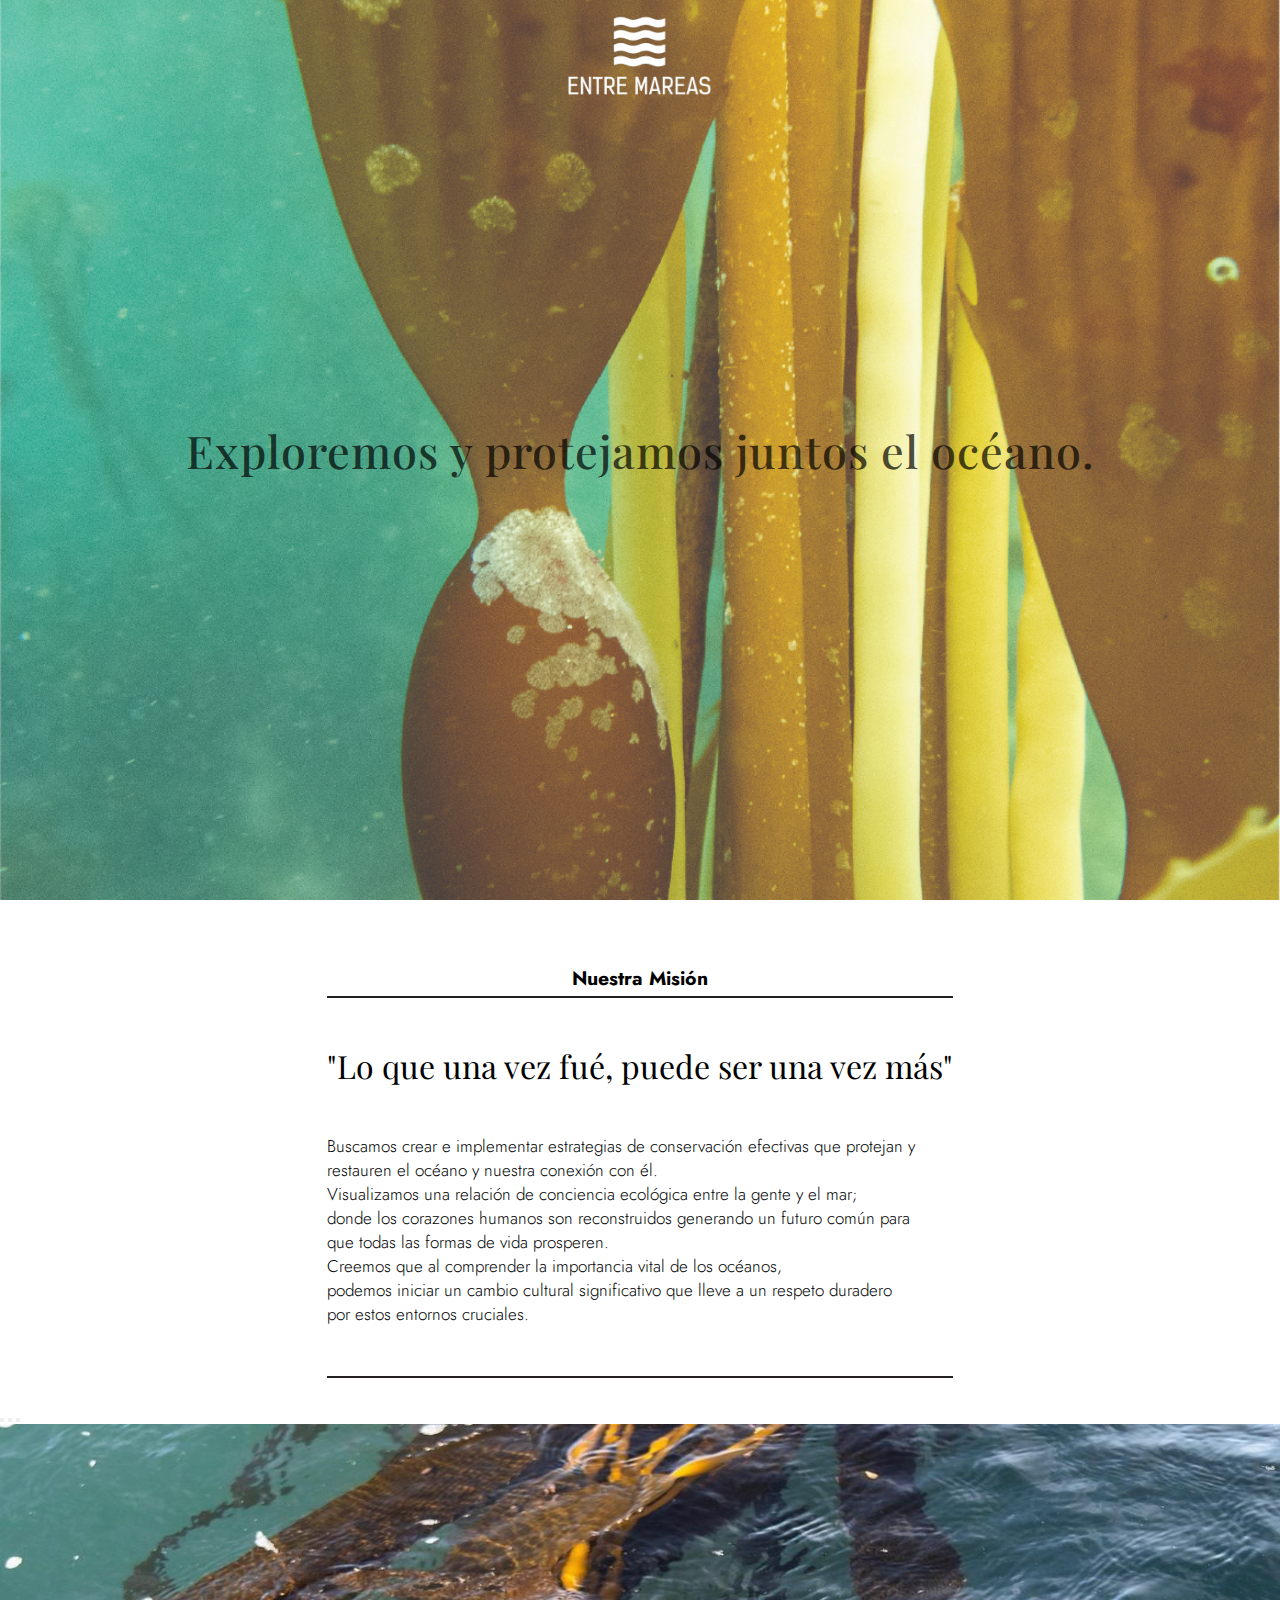
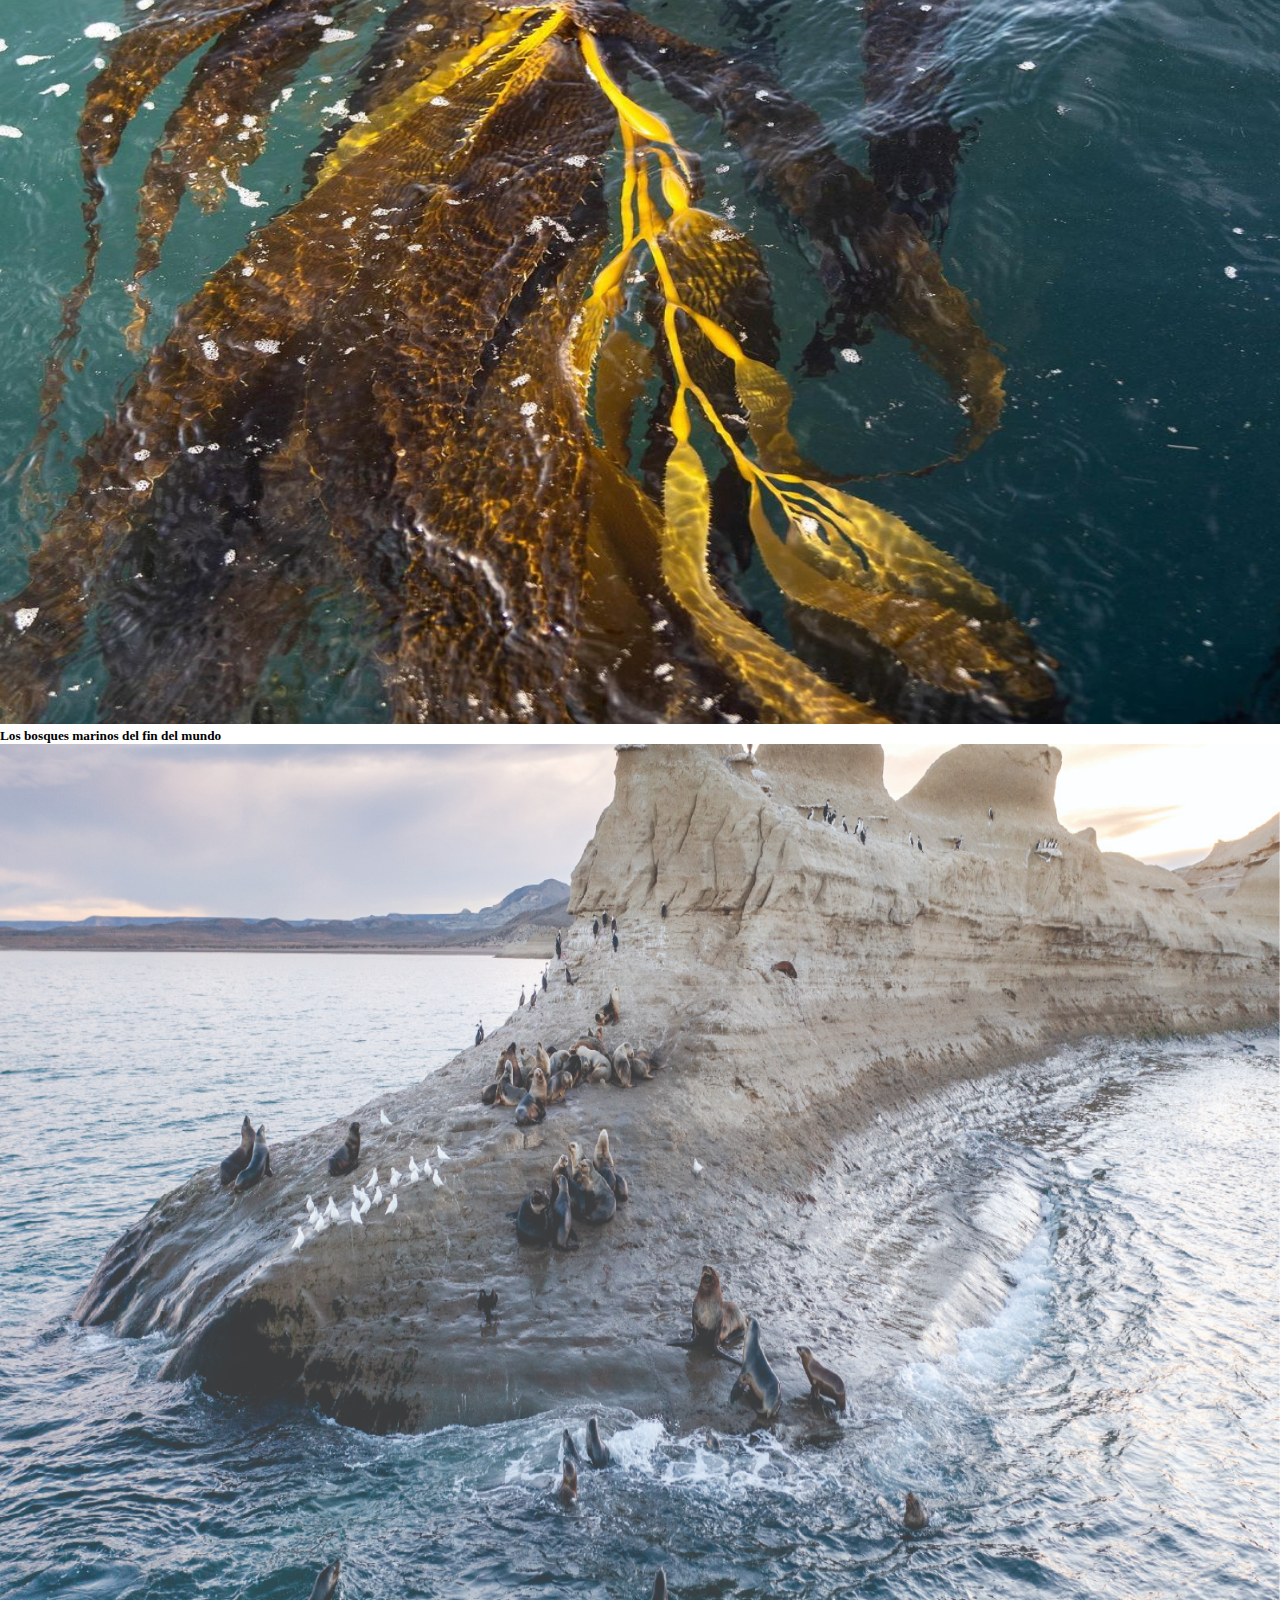
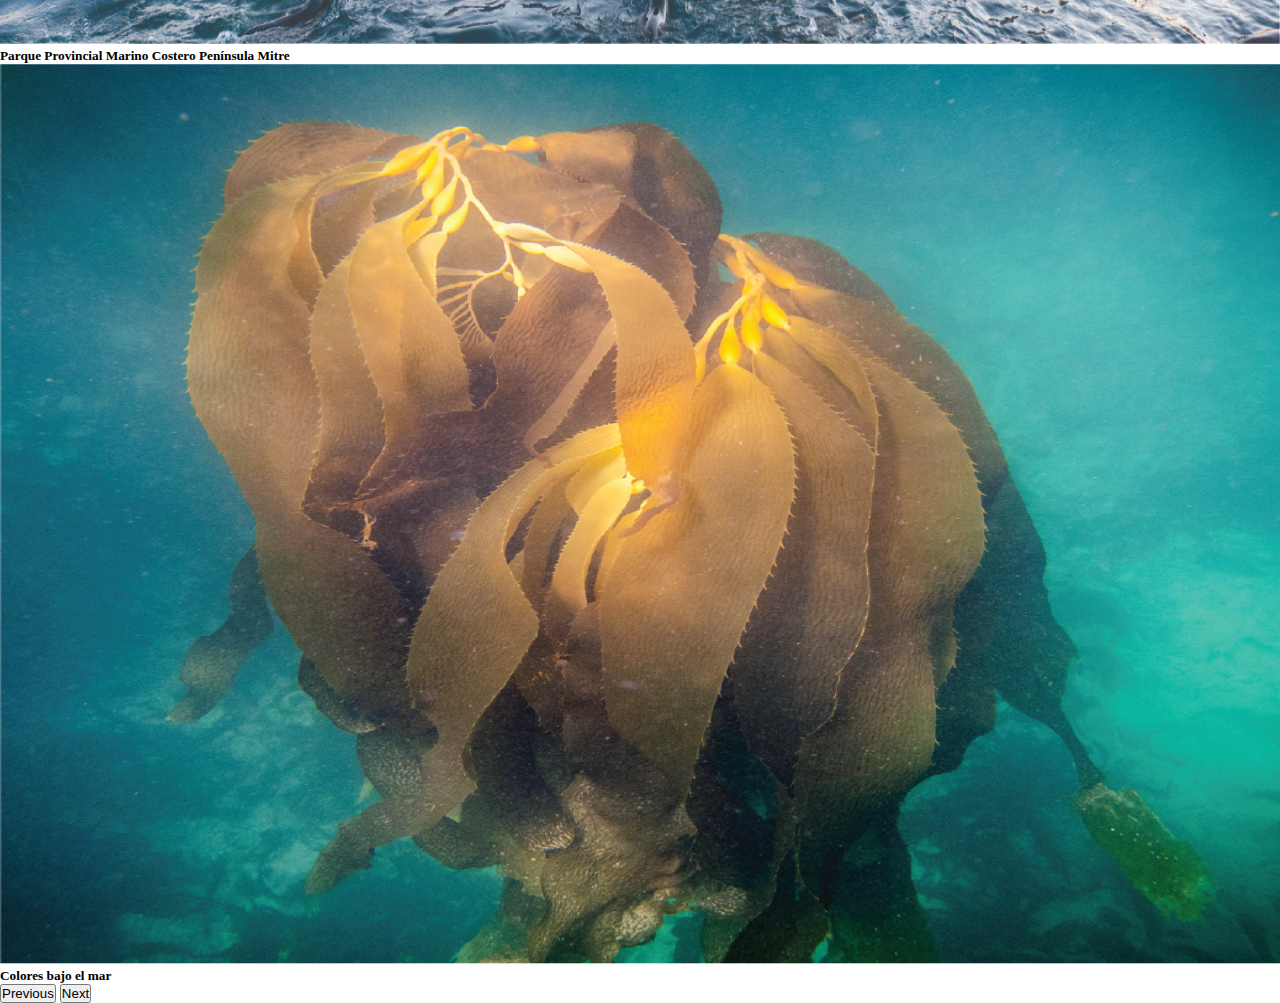
<file: public/views/Nuestra misión.html>
<!DOCTYPE html>
<html lang="en">
<head>
    <meta charset="UTF-8">
    <meta name="viewport" content="width=device-width, initial-scale=1.0">
    <title>Nuestra Misión</title>
    <link rel="stylesheet" href="../css/style.css">
    <link href="https://cdn.jsdelivr.net/npm/bootstrap@5.3.2/dist/css/bootstrap.min.css" rel="stylesheet" integrity="sha384-T3c6CoIi6uLrA9TneNEoa7RxnatzjcDSCmG1MXxSR1GAsXEV/Dwwykc2MPK8M2HN" crossorigin="anonymous">
</head>
<body>

    <!--  este es el encabezado de la pagina, queda fija -->

    <header class="headerlogo">
      <a href="/Users/Asus/OneDrive/Escritorio/trabajo%20final/Index.html">
        <img src="../img/logoblanco.png" width="180px" height="130px">
      </a>
      </header>
    <!--  este es el fondo y el titulo de la pagina NUESTRA MISION --> 
    <div class="fondoNM">
        <h1 class="tituloNM">Exploremos y protejamos juntos el océano.</h1>
    </div>
    
    <!-- a partir de aca empieza el cuerpo de la pagina --> 
<main>
    <section class="espacioblanco">
        <div class="container1">
                <div class="subtitulo"><h2>Nuestra Misión</h2></div>
                <br><h2 class="subtitulo1"> "Lo que una vez fué, puede ser una vez más"</h2>
                <br><h3 class="textoNM">Buscamos crear e implementar estrategias de conservación efectivas que protejan y <br>restauren el océano y nuestra conexión con él. <br> Visualizamos una relación de conciencia ecológica entre la gente y el mar; <br>donde los corazones humanos son reconstruidos generando un futuro común para <br>que todas las formas de vida prosperen.<br>Creemos que al comprender la importancia vital de los océanos, <br> podemos iniciar un cambio cultural significativo que lleve a un respeto duradero <br> por estos entornos cruciales.</h3> 
            </div>
    </section>
    <section>
        <div id="carouselExampleCaptions" class="carousel slide">
            <div class="carousel-indicators">
              <button type="button" data-bs-target="#carouselExampleCaptions" data-bs-slide-to="0" class="active" aria-current="true" aria-label="Slide 1"></button>
              <button type="button" data-bs-target="#carouselExampleCaptions" data-bs-slide-to="1" aria-label="Slide 2"></button>
              <button type="button" data-bs-target="#carouselExampleCaptions" data-bs-slide-to="2" aria-label="Slide 3"></button>
            </div>
            <div class="carousel-inner">
              <div class="carousel-item active">
                <img src="../img/carouselimg1.jpg" class="d-block w-100" alt="...">
                <div class="carousel-caption d-none d-md-block">
                  <h5>Los bosques marinos del fin del mundo</h5>
                
                </div>
              </div>
              <div class="carousel-item">
                <img src="../img/carrouselimg2.jpg" class="d-block w-100" alt="...">
                <div class="carousel-caption d-none d-md-block">
                  <h5>Parque Provincial Marino Costero Península Mitre</h5>
                </div>
              </div>
              <div class="carousel-item">
                <img src="../img/carrouselimg3.png" class="d-block w-100" alt="...">
                <div class="carousel-caption d-none d-md-block">
                  <h5> Colores bajo el mar</h5>
                </div>
              </div>
            </div>
            <button class="carousel-control-prev" type="button" data-bs-target="#carouselExampleCaptions" data-bs-slide="prev">
              <span class="carousel-control-prev-icon" aria-hidden="true"></span>
              <span class="visually-hidden">Previous</span>
            </button>
            <button class="carousel-control-next" type="button" data-bs-target="#carouselExampleCaptions" data-bs-slide="next">
              <span class="carousel-control-next-icon" aria-hidden="true"></span>
              <span class="visually-hidden">Next</span>
            </button>
          </div>
        
</main>
<script src="https://cdn.jsdelivr.net/npm/bootstrap@5.3.2/dist/js/bootstrap.bundle.min.js" integrity="sha384-C6RzsynM9kWDrMNeT87bh95OGNyZPhcTNXj1NW7RuBCsyN/o0jlpcV8Qyq46cDfL" crossorigin="anonymous"></script>
</body>
</html>
</file>
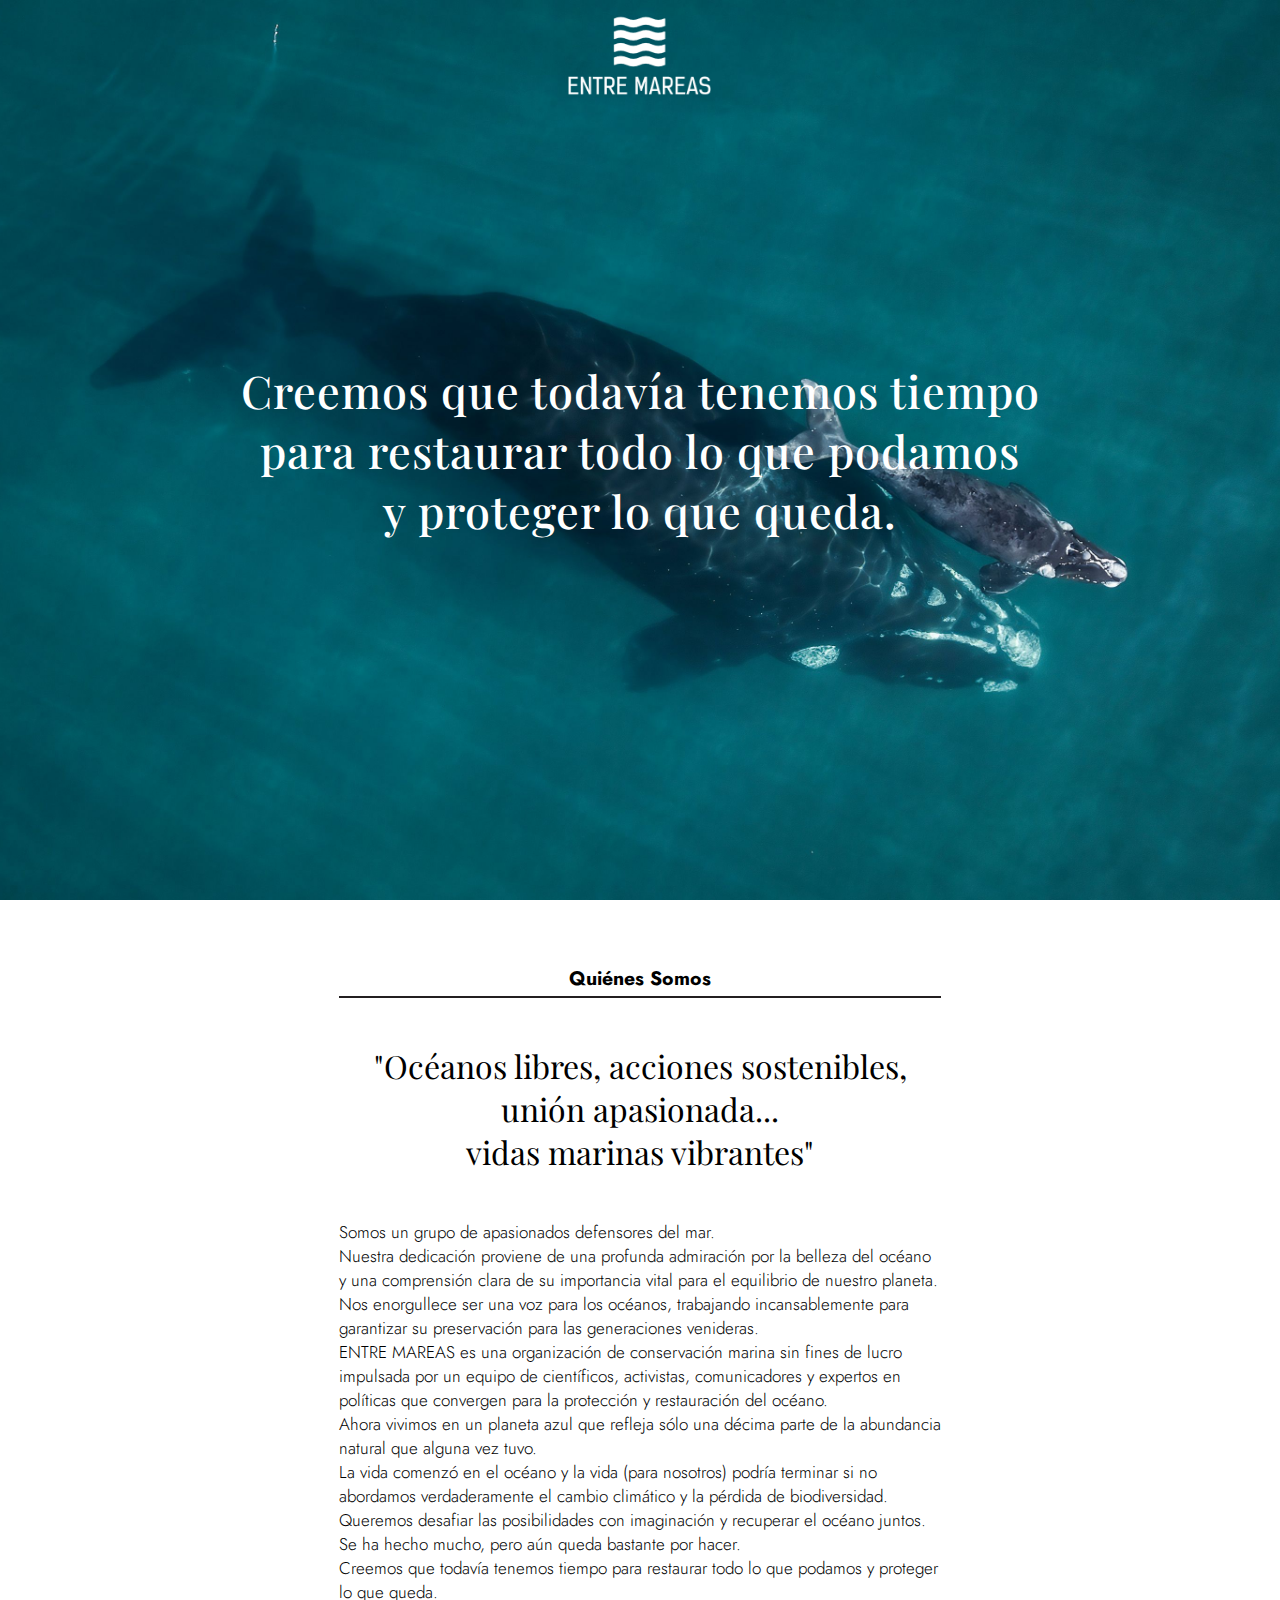
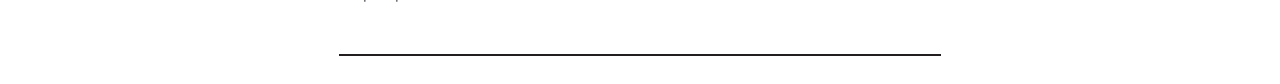
<file: public/views/Quienes somos.html>
<!DOCTYPE html>
<html lang="en">
<head>
    <meta charset="UTF-8">
    <meta name="viewport" content="width=device-width, initial-scale=1.0">
    <title>Quienes somos</title>
    <link rel="stylesheet" href="../css/style.css">
</head>
<body>
<!--  este es el encabezado de la pagina, queda fija -->

    <header class="headerlogo">
        <a href="/Users/Asus/OneDrive/Escritorio/trabajo%20final/Index.html">
        <img src="../img/logoblanco.png" width="180px" height="130px">
        </a>
    </header>
<!--  este es el fondo y el titulo de la pagina NUESTRA MISION --> 
    <div class="fondoQS">
        <h1 class="tituloQS">
            Creemos que todavía tenemos tiempo <br>para restaurar todo lo que podamos <br>y proteger lo que queda.</h1>
    </div>
    
<!-- a partir de aca empieza el cuerpo de la pagina --> 
<main>
    <section class="espacioblanco1">
        <div class="container2">
                <div class="subtitulo1QS"><h2>Quiénes Somos</h2></div>
                <br><h2 class="subtitulo2"> "Océanos libres, acciones sostenibles,<br> unión apasionada... <br> vidas marinas vibrantes"</h2>
                <br><h3 class="textoQS">Somos un grupo de apasionados defensores del mar. <br> Nuestra dedicación proviene de una profunda admiración
                    por la belleza del océano <br> y una comprensión clara de su importancia vital para el equilibrio de nuestro planeta. 
                    <br> Nos enorgullece ser una voz para los océanos, trabajando incansablemente para <br> garantizar su preservación para las generaciones venideras. 
                    <br>ENTRE MAREAS es una organización de conservación marina sin fines de lucro <br>impulsada por un equipo de científicos, activistas, comunicadores 
                    y expertos en <br> políticas que convergen para la protección y restauración del océano.
                    <br> Ahora vivimos en un planeta azul que refleja sólo una décima parte de la abundancia <br>natural que alguna vez tuvo. 
                    <br>La vida comenzó en el océano y la vida (para nosotros) podría terminar si no <br>abordamos verdaderamente el cambio climático
                    y la pérdida de biodiversidad. <br>Queremos desafiar las posibilidades con imaginación y recuperar el océano juntos. <br>
                    Se ha hecho mucho, pero aún queda bastante por hacer. <br>
                    Creemos que todavía tenemos tiempo para restaurar todo lo que podamos y proteger <br>lo que queda.</h3> 
            </div>
    </section>
</main>
</body>
</html>
</file>
<file: public/css/style.css>
@import url('https://fonts.googleapis.com/css2?family=Jost&family=Playfair+Display&display=swap');
*
{
    box-sizing: border-box;
    margin: 0;
    padding: 0;
}
/*Pagina Principal*/
header {
    position: absolute;
    top: 0;
    z-index: 99;
    display: flex;
}
.headerlogo {
    width: 100%;
    color: transparent;
    text-align: center;
    display: flex;
    justify-content: center;
    background-color: transparent;
}
.fondomarino {
    background-image: url(../img/cover.jpg);
    width: 100%;
    height: 100vh;
    background-size: cover;
    background-position: center;
    font-family: 'PlayFair Display', serif;
    display: flex;
    align-items: center;
    justify-content: center;
    color: #fff;
}
.textoprincipal {
    font-family: 'Playfair Display', serif;
    display: flex;
    justify-content: center;
    color: #fff;
    opacity: 3;
    width: 100%;
    max-width: 1000px;
    text-align: center;
    padding: 15px;
    font-size: 45px;
    letter-spacing: 1px;
    font-weight: 500;
}
@media screen and (max-width: 650px) {
    .textoprincipal {
        font-family: 'Playfair Display', serif;
        font-size: 32px;
    }
    
}

/*cuerpo de la pagina, cartas de navegacion*/
.espacioblanco0 {
    color: #fff;
    font-family: 'Jost', sans-serif;
    padding: 24px 0px;
}
.card:hover {
    box-shadow: 5px 5px 20px rgba(0, 0, 0, 0.4);
}
.card img {
    height: 210px;
    width: 100%;
}

/*pie de la pagina FOOTER*/
.piepagina {
    width: 100%;
    background-color: black;
}
.piepagina .grupo1 {
    width: 100%;
    max-width: 1200px;
    margin: auto;
    display: grid;
    grid-template-columns: repeat(3, 1fr);
    grid-gap: 50px;
    align-content: center;
    padding: 45px 0px;
}
.piepagina .grupo1 .box figure {
    justify-content: center;
    display: flex;
    width: 100%;
    height: 100%;
    align-items: center;
}
.piepagina .grupo1 .box figure img {
    width: 170px;
}
.piepagina .grupo1 .box h3 {
    color: white;
    font-family: 'Jost', sans-serif;
    font-size: 20px;
    letter-spacing: 1px;
    font-weight: 500;
    margin-bottom: 10px;
    margin-top: 29px;
    text-align: center;
}
.piepagina .grupo1 .box p {
    color: white;
    font-family: 'Jost', sans-serif;
    font-size: 20px;
    letter-spacing: 1px;
    text-align: center;
    margin-bottom: auto;
}
.rrss {
    display: flex;
    justify-content: space-around;

}

.social-icon {
    font-size: 20px;
    color: #fff;
    text-decoration: none;
}

.social-icon:hover {
    color: aqua; /* Cambia el color al pasar el mouse sobre el icono */
}

/*modelo responsive*/
@media screen and (max-width: 800px) {
    .piepagina .grupo1 {
        width: 90%;
        grid-template-columns: repeat(1, 1fr);
        grid-gap: 30px;
        padding: 35px, 0px;
    }
    
}
/*Pagina NUESTRA MISION*/
/*header fijo*/
header {
    position: absolute;
    top: 0;
    z-index: 99;
    display: flex;
}
.headerlogo {
    width: 100%;
    color: transparent;
    text-align: center;
    display: flex;
    justify-content: center;
    background-color: transparent;
}
/*Fondo principal de la pagina*/
.fondoNM {
    background-image: url(../img/NM.jpg);
    width: 100%;
    height: 100vh;
    background-size: cover;
    background-position: center;
    font-family: 'PlayFair Display', serif;
    display: flex;
    align-items: center;
    justify-content: center;
    color: #fff;
}
.tituloNM {
    font-family: 'Playfair Display', serif;
    display: flex;
    justify-content: center;
    color: rgba(0, 0, 0, 0.7);
    opacity: 3;
    width: 100%;
    max-width: 1000px;
    text-align: center;
    padding: 15px;
    font-size: 45px;
    letter-spacing: 1px;
    font-weight: 500;
}
@media screen and (max-width: 650px) {
    .tituloNM {
        font-family: 'Playfair Display', serif;
        font-size: 40px;
    }
    
}

.espacioblanco {
    color: #fff;
    font-family: 'Jost', sans-serif;
    padding: 64px 0px;
}
.container1 {
    justify-content: center;
    margin: 0px 125px;
    padding: 0px 12px;
    grid-template-columns: 1;
    display: grid;
}
.subtitulo {
    color: black;
    font-weight: 300;
    display: inline-block;
    position: relative;
    font-size: 13px;
    font-family: 'Jost', sans-serif;
    margin: 10px, 70px, 24px;
    text-align: center;
}
.subtitulo ::after{
    content: '';
    display: block;
    position: relative;
    height: 2px;
    bottom: -4px;
    background: #231F20;
    width: 100%;
}
.subtitulo1 {
    font-size: 2rem;
    margin-block-start: 0.83em;
    margin-bottom: 10px;
    margin-inline-start: 0px;
    margin-inline-end: 0px;
    color: black;
    font-weight: 300;
    display: inline-block;
    font-family: 'Playfair Display', serif;
}
@media screen and (max-width: 650px) {
    .subtitulo1 {
        margin-block-start: 0.43em;
        margin-bottom: 5px;
        margin-inline-start: 0px;
        margin-inline-end: 0px;
    }
    
}

.textoNM {
    font-size: 17px;
    color: black;
    font-family: 'Jost', sans-serif;
    font-weight: 300;
    margin-block-start: 0.83em;
    margin-block-end: 0.83em;
    margin-inline-start: 0px;
    margin-inline-end: 0px;
    display: inline-block;
}
.textoNM::after {
    content: '';
    display: block;
    position: relative;
    height: 2px;
    bottom: -50px;
    background: #231F20;
    width: 100%;
}
/*carrousel de la pagina*/
.carousel-item img {
    width: 100%;
    height: 100vh;
}


/*pagina QUIENES SOMOS*/
/*header fijo*/
header {
    position: absolute;
    top: 0;
    z-index: 99;
    display: flex;
}
.headerlogo {
    width: 100%;
    color: transparent;
    text-align: center;
    display: flex;
    justify-content: center;
    background-color: transparent;
}
/*Fondo principal de la pagina*/
.fondoQS {
    background-image: url(../img/QS.jpg);
    width: 100%;
    height: 100vh;
    background-size: cover;
    background-position: center;
    font-family: 'PlayFair Display', serif;
    display: flex;
    align-items: center;
    justify-content: center;
    color: #fff;
    position: sticky;
}
.tituloQS {
    font-family: 'Playfair Display', serif;
    display: flex;
    justify-content: center;
    color: white;
    opacity: 3;
    width: 100%;
    max-width: 1000px;
    text-align: center;
    padding: 15px;
    font-size: 45px;
    letter-spacing: 1px;
    font-weight: 500;
}
@media screen and (max-width: 650px) {
    .tituloQS {
        font-size: 30px;
    }
}

.espacioblanco1 {
    color: #fff;
    font-family: 'Jost', sans-serif;
    padding: 64px 0px;
}
.container2 {
    justify-content: center;
    margin: 0px 125px;
    padding: 0px 12px;
    grid-template-columns: 1;
    display: grid;
}
.subtitulo1QS {
    color: black;
    font-weight: 300;
    display: inline-block;
    position: relative;
    font-size: 13px;
    font-family: 'Jost', sans-serif;
    margin: 10px, 70px, 24px;
    text-align: center;
}
.subtitulo1QS ::after{
    content: '';
    display: block;
    position: relative;
    height: 2px;
    bottom: -4px;
    background: #231F20;
    width: 100%;
}
.subtitulo2 {
    font-size: 2rem;
    margin-block-start: 0.83em;
    margin-bottom: 10px;
    margin-inline-start: 0px;
    margin-inline-end: 0px;
    color: black;
    font-weight: 300;
    display: inline-block;
    font-family: 'Playfair Display', serif;
    text-align: center;
}
.textoQS {
    font-size: 17px;
    color: black;
    font-family: 'Jost', sans-serif;
    font-weight: 300;
    margin-block-start: 0.83em;
    margin-block-end: 0.83em;
    margin-inline-start: 0px;
    margin-inline-end: 0px;
    display: inline-block;
    justify-content: center;
}
.textoQS::after {
    content: '';
    display: block;
    position: relative;
    height: 2px;
    bottom: -50px;
    background: #231F20;
    width: 100%;
}

/*Pagina SUMATE AL EQUIPO*/
/*header fijo*/
header {
    position: absolute;
    top: 0;
    z-index: 99;
    display: flex;
}
.headerlogo {
    width: 100%;
    color: transparent;
    text-align: center;
    display: flex;
    justify-content: center;
    background-color: transparent;
}
@media screen and (max-width: 650px) {
    .headerlogo {
        width: 100%;
        }
}

/*Fondo principal de la pagina*/
.sect {
    width: 100%;
    height: 100vh;
}
video {
    position: absolute;
    left: 0;
    top: 0;
    height: 100hv;
    z-index: -1;
    max-width: 100%;
}
.tituloSE {
    margin: 0;
    padding-top: 18rem;
    padding-left: 2rem;
    color: white;
    text-align: center;
    font-size: 70px;
    font-family: 'Playfair Display', serif;
    letter-spacing: 1px;
    font-weight: 500;
}

.espacioblanco2 {
    color: #fff;
    font-family: 'Jost', sans-serif;
    padding: 43px 0px;
}
/*Estilos de Formulario*/
.containerform {
    padding: 40px;
    background-color: white;
    text-align: center;
    width: 100%;
    max-width: 1100px;
    margin: auto;
    display: grid;
    grid-template-columns: repeat(2,1fr);
    grid-gap: 50px;
    margin-top: 90px;
}
.containerform p {
    font-family: 'Jost', sans-serif;
    font-size: 23px;
    line-height: 1.6;
    margin-top: 60px;
    text-align: center;
}
.containerform iframe {
    display: inline-block;
    margin-bottom: 60px;
    width: 500px;
    height: 300px;
    margin-right: 10px;
}


.container3 {
    max-width: 600px;
    margin: 50px auto;
    padding: 20px;
    background-color: #fff;
    border-radius: 8px;
    box-shadow: 0 0 10px rgba(0, 0, 0, 0.1);
}
.textoform {
    text-align: center;
    font-family: 'Jost', sans-serif;
font-size: 30px;
color: black;
}
.contact-form {
    display: grid;
    grid-gap: 15px;
}

label {
    font-weight: bold;
    font-family: 'Jost', sans-serif;

}

input,
textarea {
    width: 100%;
    padding: 10px;
    margin-top: 5px;
    margin-bottom: 15px;
    border: 1px solid #ccc;
    border-radius: 4px;
    box-sizing: border-box;
}

input[type="submit"] {
    background-color:#6a6a6a;
    color: #fff;
    cursor: pointer;
    padding: 10px;
    border: none;
    border-radius: 4px;
}

input[type="submit"]:hover {
    background-color: black;
}
@media screen and (max-width: 650px) {
    .sect {
        background-image: url(../videos/ocean\ aerial\ view_1080p.mp4);
    }
    video {
        width: 100%;
        height: auto;
    }    

    .containerform p {
        margin-top: 18px;
        font-size: 25px;
        line-height: 1.3;
    }
    .containerform iframe {
        width: 100%;
        height: 100%;

    }

    .tituloSE {
        margin: 0;
        padding-top: 12rem;
        padding-left: 2rem;
        color: white;
        text-align: center;
        font-size: 40px;
        font-family: 'Playfair Display', serif;
        letter-spacing: 1px;
        font-weight: 500;
    }
    
    .espacioblanco2 {
        color: #fff;
        font-family: 'Jost', sans-serif;
        padding: 1px 0px;
    }
    

    .containerform {
        background-color: white;
        text-align: center;
        width: 100%;
        max-width: 1100px;
        margin: auto;
        display: grid;
        grid-template-columns: repeat(2,1fr);
        grid-gap: 50px;
        padding-top: 0%;
    }
    .container3 {
        max-width: 600px;
        margin: 50px auto;
        padding: 20px;
        background-color: #fff;
        border-radius: 8px;
        box-shadow: 0 0 10px rgba(0, 0, 0, 0.1);
    }
    .textoform {
        text-align: center;
        font-family: 'Jost', sans-serif;
        font-size: 30px;
        color: black;
        margin-top: 15px;
    }
    .contact-form {
        display: grid;
        grid-gap: 15px;
    }
    
    label {
        font-weight: bold;
        font-family: 'Jost', sans-serif;
    
    }
    
    input,
    textarea {
        width: 100%;
        padding: 10px;
        margin-top: 5px;
        margin-bottom: 15px;
        border: 1px solid #ccc;
        border-radius: 4px;
        box-sizing: border-box;
    }
    
    input[type="submit"] {
        background-color:#6a6a6a;
        color: #fff;
        cursor: pointer;
        padding: 10px;
        border: none;
        border-radius: 4px;
    }
    
    input[type="submit"]:hover {
        background-color: black;
    }
    

}
</file>
